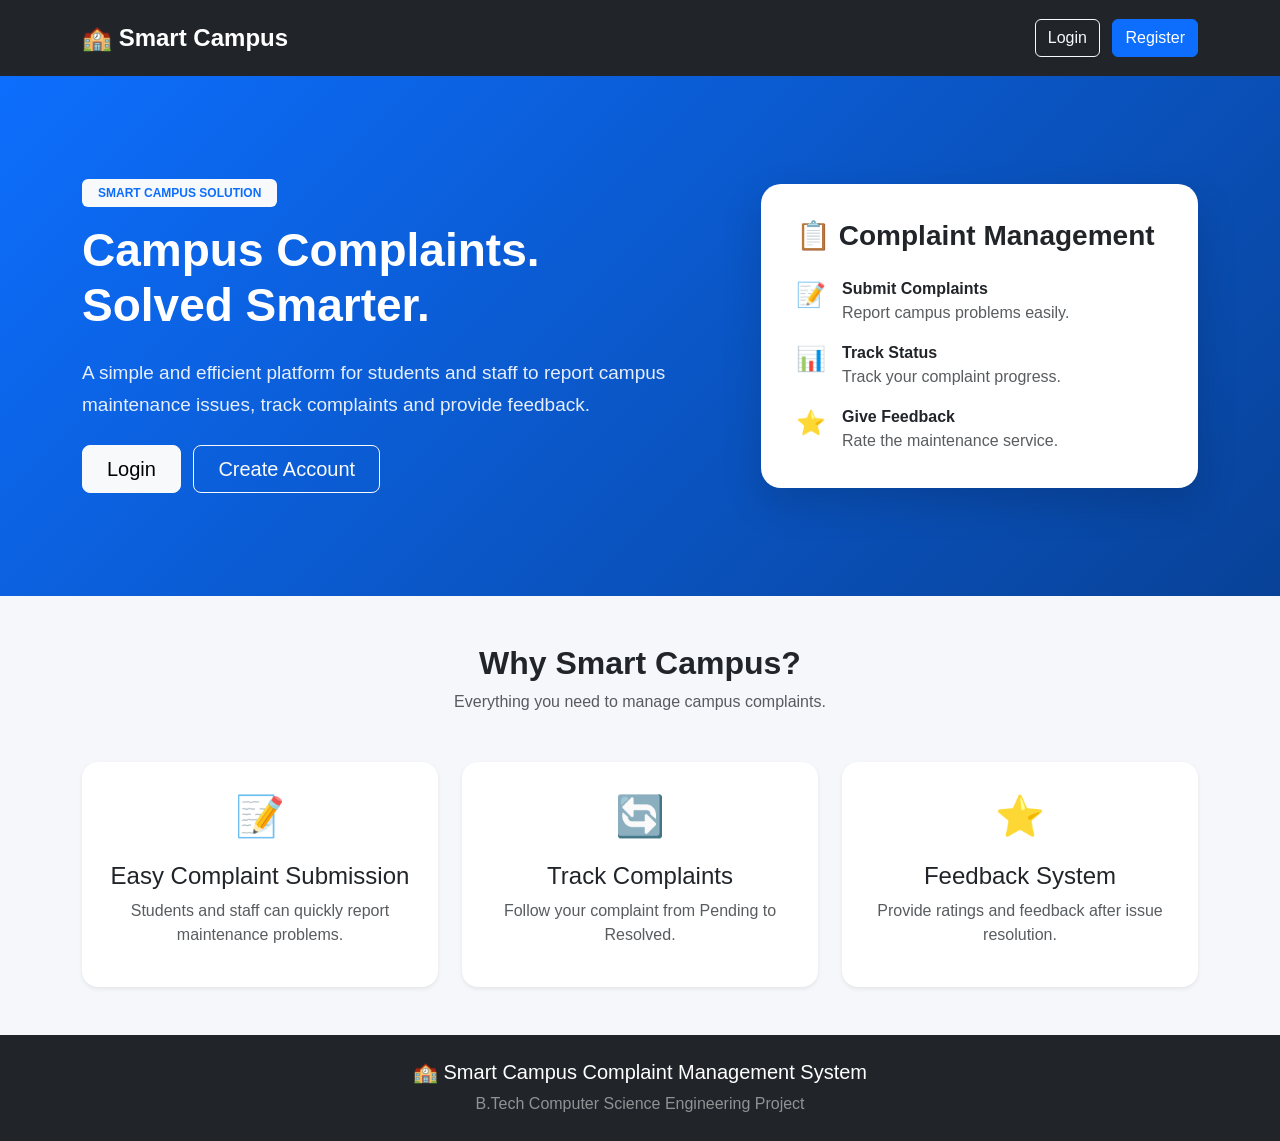
<file: src/main/resources/static/index.html>
<!DOCTYPE html>
<html lang="en">

<head>

    <meta charset="UTF-8">

    <meta name="viewport"
          content="width=device-width, initial-scale=1.0">

    <title>Smart Campus | Complaint Management</title>

    <link
        href="https://cdn.jsdelivr.net/npm/bootstrap@5.3.3/dist/css/bootstrap.min.css"
        rel="stylesheet">

    <style>

        body {
            font-family: Arial, sans-serif;
            background: #f5f7fb;
        }

        .navbar {
            padding: 15px 0;
        }

        .hero {
            min-height: 520px;
            display: flex;
            align-items: center;
            background:
                linear-gradient(
                    135deg,
                    #0d6efd,
                    #084298
                );
            color: white;
        }

        .hero-title {
            font-size: 46px;
            font-weight: 700;
        }

        .hero-text {
            font-size: 19px;
            opacity: 0.9;
            line-height: 1.7;
        }

        .hero-card {
            background: white;
            color: #212529;
            border-radius: 20px;
            padding: 35px;
            box-shadow: 0 15px 40px rgba(0,0,0,0.15);
        }

        .feature-card {
            border: none;
            border-radius: 16px;
            transition: 0.3s;
            height: 100%;
        }

        .feature-card:hover {
            transform: translateY(-7px);
            box-shadow: 0 10px 30px rgba(0,0,0,0.12);
        }

        .feature-icon {
            font-size: 40px;
        }

        .section-title {
            font-weight: 700;
        }

        footer {
            background: #212529;
            color: white;
            padding: 25px 0;
        }

    </style>

</head>


<body>


<!-- NAVBAR -->

<nav class="navbar navbar-expand-lg navbar-dark bg-dark">

    <div class="container">

        <a
            class="navbar-brand fw-bold fs-4"
            href="/">

            🏫 Smart Campus

        </a>


        <div>

            <a
                href="/login.html"
                class="btn btn-outline-light me-2">

                Login

            </a>


            <a
                href="/register.html"
                class="btn btn-primary">

                Register

            </a>

        </div>

    </div>

</nav>



<!-- HERO -->

<section class="hero">

    <div class="container">

        <div class="row align-items-center g-5">


            <!-- LEFT -->

            <div class="col-lg-7">

                <span class="badge bg-light text-primary px-3 py-2 mb-3">

                    SMART CAMPUS SOLUTION

                </span>


                <h1 class="hero-title">

                    Campus Complaints.
                    <br>

                    Solved Smarter.

                </h1>


                <p class="hero-text mt-4">

                    A simple and efficient platform for students
                    and staff to report campus maintenance issues,
                    track complaints and provide feedback.

                </p>


                <div class="mt-4">

                    <a
                        href="/login.html"
                        class="btn btn-light btn-lg px-4 me-2">

                        Login

                    </a>


                    <a
                        href="/register.html"
                        class="btn btn-outline-light btn-lg px-4">

                        Create Account

                    </a>

                </div>

            </div>



            <!-- RIGHT -->

            <div class="col-lg-5">

                <div class="hero-card">

                    <h3 class="fw-bold mb-4">

                        📋 Complaint Management

                    </h3>


                    <div class="d-flex mb-3">

                        <div class="me-3 fs-4">
                            📝
                        </div>

                        <div>

                            <strong>
                                Submit Complaints
                            </strong>

                            <p class="text-muted mb-0">
                                Report campus problems easily.
                            </p>

                        </div>

                    </div>


                    <div class="d-flex mb-3">

                        <div class="me-3 fs-4">
                            📊
                        </div>

                        <div>

                            <strong>
                                Track Status
                            </strong>

                            <p class="text-muted mb-0">
                                Track your complaint progress.
                            </p>

                        </div>

                    </div>


                    <div class="d-flex">

                        <div class="me-3 fs-4">
                            ⭐
                        </div>

                        <div>

                            <strong>
                                Give Feedback
                            </strong>

                            <p class="text-muted mb-0">
                                Rate the maintenance service.
                            </p>

                        </div>

                    </div>

                </div>

            </div>


        </div>

    </div>

</section>



<!-- FEATURES -->

<section class="py-5">

    <div class="container">


        <div class="text-center mb-5">

            <h2 class="section-title">
                Why Smart Campus?
            </h2>

            <p class="text-muted">
                Everything you need to manage campus complaints.
            </p>

        </div>


        <div class="row g-4">


            <div class="col-md-4">

                <div class="card feature-card shadow-sm">

                    <div class="card-body p-4 text-center">

                        <div class="feature-icon mb-3">
                            📝
                        </div>

                        <h4>
                            Easy Complaint Submission
                        </h4>

                        <p class="text-muted">

                            Students and staff can quickly
                            report maintenance problems.

                        </p>

                    </div>

                </div>

            </div>



            <div class="col-md-4">

                <div class="card feature-card shadow-sm">

                    <div class="card-body p-4 text-center">

                        <div class="feature-icon mb-3">
                            🔄
                        </div>

                        <h4>
                            Track Complaints
                        </h4>

                        <p class="text-muted">

                            Follow your complaint from
                            Pending to Resolved.

                        </p>

                    </div>

                </div>

            </div>



            <div class="col-md-4">

                <div class="card feature-card shadow-sm">

                    <div class="card-body p-4 text-center">

                        <div class="feature-icon mb-3">
                            ⭐
                        </div>

                        <h4>
                            Feedback System
                        </h4>

                        <p class="text-muted">

                            Provide ratings and feedback
                            after issue resolution.

                        </p>

                    </div>

                </div>

            </div>


        </div>

    </div>

</section>



<!-- FOOTER -->

<footer>

    <div class="container text-center">

        <h5>
            🏫 Smart Campus Complaint Management System
        </h5>

        <p class="mb-0 text-white-50">

            B.Tech Computer Science Engineering Project

        </p>

    </div>

</footer>


</body>

</html>
</file>
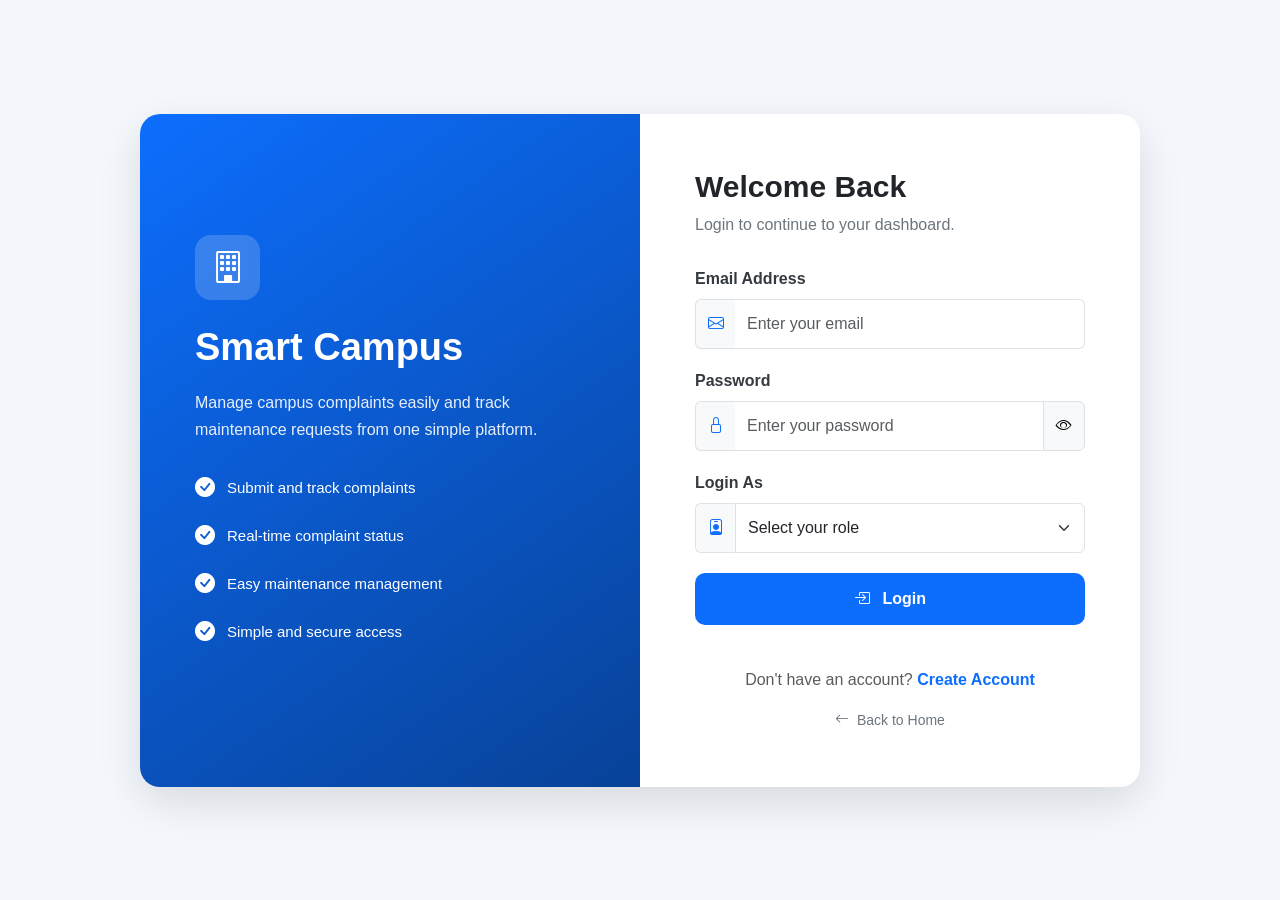
<file: src/main/resources/static/feedback.html>
<!DOCTYPE html>
<html lang="en">

<head>

    <meta charset="UTF-8">

    <meta name="viewport"
          content="width=device-width, initial-scale=1.0">

    <title>Feedback - Smart Campus</title>

    <link
        href="https://cdn.jsdelivr.net/npm/bootstrap@5.3.3/dist/css/bootstrap.min.css"
        rel="stylesheet">

</head>


<body class="bg-light">


<!-- Navbar -->

<nav class="navbar navbar-dark bg-dark">

    <div class="container">

        <span class="navbar-brand">
            Smart Campus
        </span>

        <a href="student-dashboard.html"
           class="btn btn-light">

            Dashboard

        </a>

    </div>

</nav>



<!-- Feedback Form -->

<div class="container mt-5">

    <div class="row justify-content-center">

        <div class="col-md-6">

            <div class="card shadow">

                <div class="card-header bg-primary text-white text-center">

                    <h3>
                        Complaint Feedback
                    </h3>

                </div>


                <div class="card-body">

                    <form id="feedbackForm">


                        <!-- Complaint ID -->

                        <div class="mb-3">

                            <label class="form-label">
                                Complaint ID
                            </label>

                            <input
                                type="number"
                                id="complaintId"
                                class="form-control"
                                placeholder="Enter Complaint ID"
                                required>

                        </div>



                        <!-- Rating -->

                        <div class="mb-3">

                            <label class="form-label">
                                Rating
                            </label>

                            <select
                                id="rating"
                                class="form-select"
                                required>

                                <option value="">
                                    -- Select Rating --
                                </option>

                                <option value="5">
                                    ⭐⭐⭐⭐⭐ 5 - Excellent
                                </option>

                                <option value="4">
                                    ⭐⭐⭐⭐ 4 - Good
                                </option>

                                <option value="3">
                                    ⭐⭐⭐ 3 - Average
                                </option>

                                <option value="2">
                                    ⭐⭐ 2 - Poor
                                </option>

                                <option value="1">
                                    ⭐ 1 - Very Poor
                                </option>

                            </select>

                        </div>



                        <!-- Comment -->

                        <div class="mb-3">

                            <label class="form-label">
                                Your Feedback
                            </label>

                            <textarea
                                id="comment"
                                class="form-control"
                                rows="4"
                                placeholder="Write your feedback..."
                                required>
                            </textarea>

                        </div>



                        <!-- Submit -->

                        <button
                            type="submit"
                            class="btn btn-primary w-100">

                            Submit Feedback

                        </button>

                    </form>


                    <!-- Message -->

                    <div
                        id="message"
                        class="mt-3 text-center">
                    </div>


                </div>

            </div>

        </div>

    </div>

</div>



<script>


// Get logged-in user ID

const userId =
    localStorage.getItem("userId");


// Check login

if (!userId) {

    alert(
        "Please login first."
    );

    window.location.href =
        "login.html";

}



// Submit feedback

document
    .getElementById("feedbackForm")
    .addEventListener(
        "submit",
        function(event) {

            event.preventDefault();


            const feedback = {

                complaintId:
                    Number(
                        document.getElementById(
                            "complaintId"
                        ).value
                    ),

                userId:
                    Number(userId),

                rating:
                    Number(
                        document.getElementById(
                            "rating"
                        ).value
                    ),

                comment:
                    document.getElementById(
                        "comment"
                    ).value

            };


            fetch(
                "/api/feedback",
                {

                    method: "POST",

                    headers: {
                        "Content-Type":
                            "application/json"
                    },

                    body:
                        JSON.stringify(
                            feedback
                        )

                }
            )

            .then(response => {

                if (!response.ok) {

                    throw new Error(
                        "Failed to submit feedback"
                    );

                }

                return response.json();

            })

            .then(data => {

                document.getElementById(
                    "message"
                ).innerHTML = `

                    <div
                        class="alert alert-success">

                        Feedback submitted
                        successfully! ⭐

                    </div>

                `;


                document
                    .getElementById(
                        "feedbackForm"
                    )
                    .reset();

            })

            .catch(error => {

                console.error(error);

                document.getElementById(
                    "message"
                ).innerHTML = `

                    <div
                        class="alert alert-danger">

                        Failed to submit feedback.

                    </div>

                `;

            });

        }
    );


</script>


</body>
</html>
</file>
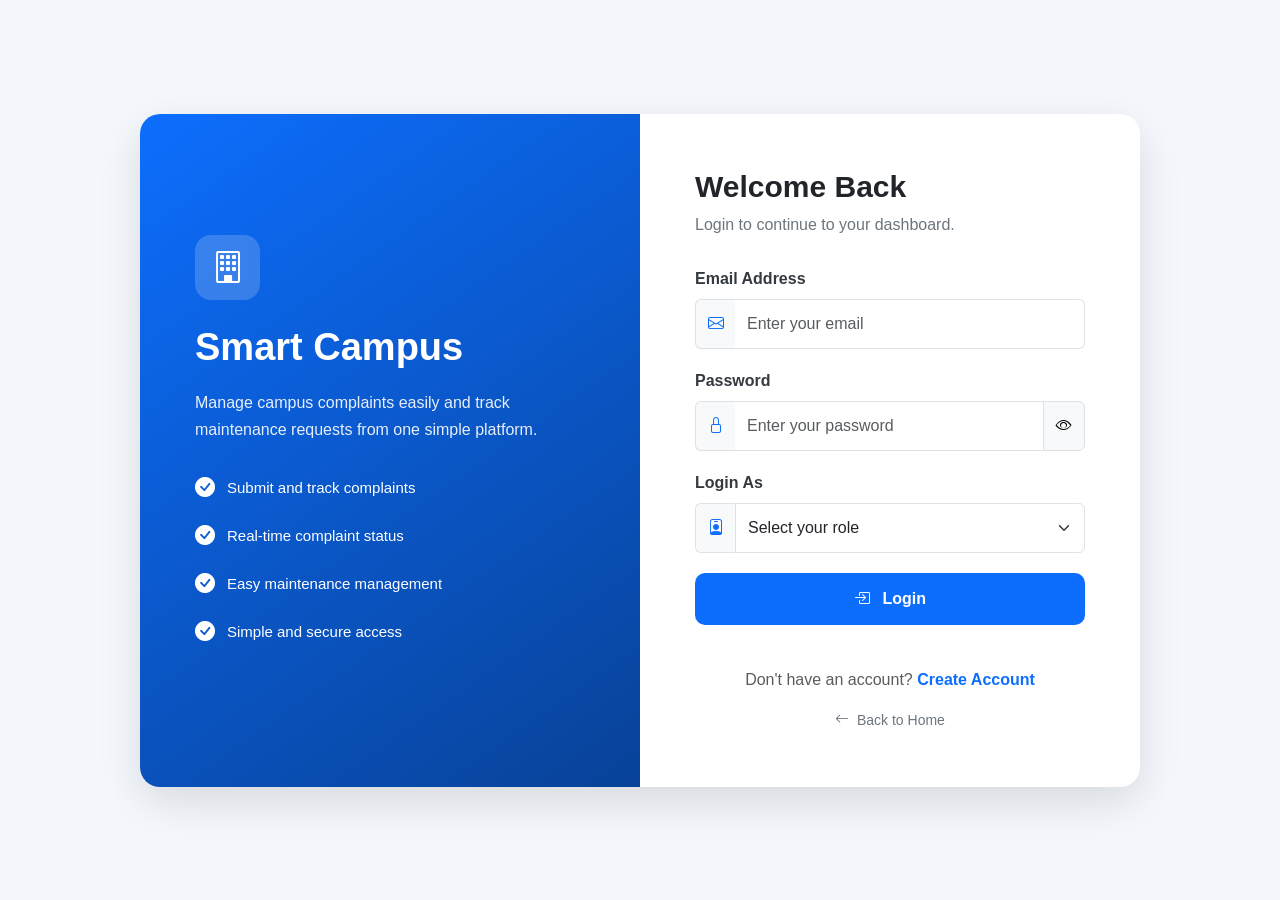
<file: src/main/resources/static/login.html>
<!DOCTYPE html>
<html lang="en">

<head>

    <meta charset="UTF-8">

    <meta name="viewport"
          content="width=device-width, initial-scale=1.0">

    <title>Login - Smart Campus</title>

    <!-- Bootstrap -->
    <link
        href="https://cdn.jsdelivr.net/npm/bootstrap@5.3.3/dist/css/bootstrap.min.css"
        rel="stylesheet">

    <!-- Bootstrap Icons -->
    <link
        rel="stylesheet"
        href="https://cdn.jsdelivr.net/npm/bootstrap-icons@1.11.3/font/bootstrap-icons.min.css">

    <style>

        * {
            box-sizing: border-box;
        }

        body {
            margin: 0;
            min-height: 100vh;
            font-family: Arial, sans-serif;
            background: #f4f7fb;
        }

        /* Main Layout */

        .login-container {
            min-height: 100vh;
            display: flex;
            align-items: center;
            justify-content: center;
            padding: 25px;
        }

        .login-wrapper {
            width: 100%;
            max-width: 1000px;
            min-height: 600px;
            background: white;
            border-radius: 20px;
            overflow: hidden;
            box-shadow: 0 15px 45px rgba(0, 0, 0, 0.12);
            display: flex;
        }

        /* Left Section */

        .login-info {
            width: 50%;
            padding: 55px;
            background: linear-gradient(
                145deg,
                #0d6efd,
                #084298
            );
            color: white;
            display: flex;
            flex-direction: column;
            justify-content: center;
        }

        .brand-icon {
            width: 65px;
            height: 65px;
            background: rgba(255, 255, 255, 0.18);
            border-radius: 16px;
            display: flex;
            align-items: center;
            justify-content: center;
            font-size: 32px;
            margin-bottom: 25px;
        }

        .login-info h1 {
            font-size: 38px;
            font-weight: 700;
            margin-bottom: 18px;
        }

        .login-info p {
            font-size: 16px;
            line-height: 1.7;
            opacity: 0.9;
            margin-bottom: 30px;
        }

        .feature {
            display: flex;
            align-items: center;
            gap: 12px;
            margin-bottom: 18px;
            font-size: 15px;
        }

        .feature i {
            font-size: 20px;
        }

        /* Right Section */

        .login-form-section {
            width: 50%;
            padding: 55px;
            display: flex;
            flex-direction: column;
            justify-content: center;
        }

        .login-title {
            font-size: 30px;
            font-weight: 700;
            color: #212529;
            margin-bottom: 8px;
        }

        .login-subtitle {
            color: #6c757d;
            margin-bottom: 30px;
        }

        .form-label {
            font-weight: 600;
            color: #343a40;
            margin-bottom: 8px;
        }

        .input-group {
            margin-bottom: 20px;
        }

        .input-group-text {
            background: #f8f9fa;
            border-right: none;
            color: #0d6efd;
        }

        .form-control,
        .form-select {
            height: 50px;
            border-color: #dee2e6;
        }

        .input-group .form-control {
            border-left: none;
        }

        .form-control:focus,
        .form-select:focus {
            box-shadow: 0 0 0 3px rgba(13, 110, 253, 0.12);
            border-color: #0d6efd;
        }

        .login-btn {
            height: 52px;
            border: none;
            border-radius: 10px;
            font-size: 16px;
            font-weight: 600;
            background: #0d6efd;
            transition: 0.2s;
        }

        .login-btn:hover {
            background: #0b5ed7;
            transform: translateY(-1px);
        }

        .login-btn:disabled {
            opacity: 0.7;
            transform: none;
        }

        .bottom-links {
            text-align: center;
            margin-top: 25px;
        }

        .bottom-links a {
            text-decoration: none;
            font-weight: 600;
        }

        .home-link {
            display: inline-block;
            margin-top: 18px;
            color: #6c757d;
            text-decoration: none;
            font-size: 14px;
        }

        .home-link:hover {
            color: #0d6efd;
        }

        /* Message */

        #message {
            margin-top: 18px;
        }

        /* Mobile */

        @media (max-width: 768px) {

            .login-container {
                padding: 15px;
            }

            .login-wrapper {
                flex-direction: column;
                max-width: 500px;
            }

            .login-info {
                width: 100%;
                padding: 35px;
            }

            .login-info h1 {
                font-size: 30px;
            }

            .login-info p {
                margin-bottom: 20px;
            }

            .feature {
                margin-bottom: 10px;
            }

            .login-form-section {
                width: 100%;
                padding: 35px;
            }

        }

    </style>

</head>


<body>


<div class="login-container">

    <div class="login-wrapper">


        <!-- ================= LEFT SECTION ================= -->

        <div class="login-info">

            <div class="brand-icon">
                <i class="bi bi-building"></i>
            </div>

            <h1>
                Smart Campus
            </h1>

            <p>
                Manage campus complaints easily and
                track maintenance requests from one
                simple platform.
            </p>


            <div class="feature">

                <i class="bi bi-check-circle-fill"></i>

                <span>
                    Submit and track complaints
                </span>

            </div>


            <div class="feature">

                <i class="bi bi-check-circle-fill"></i>

                <span>
                    Real-time complaint status
                </span>

            </div>


            <div class="feature">

                <i class="bi bi-check-circle-fill"></i>

                <span>
                    Easy maintenance management
                </span>

            </div>


            <div class="feature">

                <i class="bi bi-check-circle-fill"></i>

                <span>
                    Simple and secure access
                </span>

            </div>

        </div>


        <!-- ================= RIGHT SECTION ================= -->

        <div class="login-form-section">


            <h2 class="login-title">
                Welcome Back
            </h2>

            <p class="login-subtitle">
                Login to continue to your dashboard.
            </p>


            <!-- Login Form -->

            <form id="loginForm">


                <!-- Email -->

                <label class="form-label">
                    Email Address
                </label>

                <div class="input-group">

                    <span class="input-group-text">
                        <i class="bi bi-envelope"></i>
                    </span>

                    <input
                        type="email"
                        id="email"
                        class="form-control"
                        placeholder="Enter your email"
                        required>

                </div>


                <!-- Password -->

                <label class="form-label">
                    Password
                </label>

                <div class="input-group">

                    <span class="input-group-text">
                        <i class="bi bi-lock"></i>
                    </span>

                    <input
                        type="password"
                        id="password"
                        class="form-control"
                        placeholder="Enter your password"
                        required>

                    <button
                        type="button"
                        class="btn btn-light border"
                        id="togglePassword">

                        <i class="bi bi-eye"
                           id="eyeIcon"></i>

                    </button>

                </div>


                <!-- Role -->

                <label class="form-label">
                    Login As
                </label>

                <div class="input-group">

                    <span class="input-group-text">
                        <i class="bi bi-person-badge"></i>
                    </span>

                    <select
                        id="role"
                        class="form-select"
                        required>

                        <option value="">
                            Select your role
                        </option>

                        <option value="STUDENT">
                            Student
                        </option>

                        <option value="STAFF">
                            Maintenance Staff
                        </option>

                        <option value="ADMIN">
                            Administrator
                        </option>

                    </select>

                </div>


                <!-- Login Button -->

                <button
                    type="submit"
                    id="loginButton"
                    class="btn btn-primary login-btn w-100">

                    <i class="bi bi-box-arrow-in-right me-2"></i>

                    Login

                </button>


            </form>


            <!-- Message -->

            <div id="message"></div>


            <!-- Register -->

            <div class="bottom-links">

                <span class="text-muted">
                    Don't have an account?
                </span>

                <a href="/register.html">
                    Create Account
                </a>

            </div>


            <!-- Home -->

            <div class="text-center">

                <a
                    href="/"
                    class="home-link">

                    <i class="bi bi-arrow-left me-1"></i>

                    Back to Home

                </a>

            </div>


        </div>

    </div>

</div>



<script>


// ===============================
// PASSWORD SHOW / HIDE
// ===============================

const passwordInput =
    document.getElementById("password");

const togglePassword =
    document.getElementById("togglePassword");

const eyeIcon =
    document.getElementById("eyeIcon");


togglePassword.addEventListener(
    "click",
    function () {

        if (passwordInput.type === "password") {

            passwordInput.type = "text";

            eyeIcon.classList.remove(
                "bi-eye"
            );

            eyeIcon.classList.add(
                "bi-eye-slash"
            );

        }

        else {

            passwordInput.type = "password";

            eyeIcon.classList.remove(
                "bi-eye-slash"
            );

            eyeIcon.classList.add(
                "bi-eye"
            );

        }

    }
);



// ===============================
// LOGIN
// ===============================

document
    .getElementById("loginForm")
    .addEventListener(
        "submit",
        function (event) {

            event.preventDefault();


            const email =
                document
                    .getElementById("email")
                    .value
                    .trim();


            const password =
                document
                    .getElementById("password")
                    .value;


            const role =
                document
                    .getElementById("role")
                    .value;


            const loginButton =
                document.getElementById(
                    "loginButton"
                );


            const message =
                document.getElementById(
                    "message"
                );


            // Clear old message

            message.innerHTML = "";


            // Loading state

            loginButton.disabled = true;

            loginButton.innerHTML = `

                <span
                    class="spinner-border spinner-border-sm me-2">
                </span>

                Logging in...

            `;


            // API request

            fetch(
                "/api/users/login",
                {

                    method: "POST",

                    headers: {

                        "Content-Type":
                            "application/json"

                    },

                    body: JSON.stringify({

                        email: email,

                        password: password,

                        role: role

                    })

                }
            )

            .then(response => {

                if (!response.ok) {

                    throw new Error(
                        "Login failed"
                    );

                }

                return response.json();

            })


            .then(user => {


                // Save user information

                localStorage.setItem(
                    "userId",
                    user.id
                );


                localStorage.setItem(
                    "userName",
                    user.name
                );


                localStorage.setItem(
                    "userEmail",
                    user.email
                );


                localStorage.setItem(
                    "userRole",
                    user.role
                );


                // Success message

                message.innerHTML = `

                    <div
                        class="alert alert-success">

                        <i
                            class="bi bi-check-circle-fill me-2">
                        </i>

                        Login successful!
                        Redirecting...

                    </div>

                `;


                // Redirect based on role

                setTimeout(
                    function () {

                        if (
                            user.role ===
                            "STUDENT"
                        ) {

                            window.location.href =
                                "/student-dashboard.html";

                        }

                        else if (
                            user.role ===
                            "STAFF"
                        ) {

                            window.location.href =
                                "/staff-dashboard.html";

                        }

                        else if (
                            user.role ===
                            "ADMIN"
                        ) {

                            window.location.href =
                                "/admin-dashboard.html";

                        }

                    },
                    700
                );

            })


            .catch(error => {

                console.error(error);


                message.innerHTML = `

                    <div
                        class="alert alert-danger">

                        <i
                            class="bi bi-exclamation-circle-fill me-2">
                        </i>

                        Invalid email, password,
                        or role.

                    </div>

                `;


                // Restore button

                loginButton.disabled = false;

                loginButton.innerHTML = `

                    <i
                        class="bi bi-box-arrow-in-right me-2">
                    </i>

                    Login

                `;

            });

        }
    );


</script>


</body>

</html>
</file>
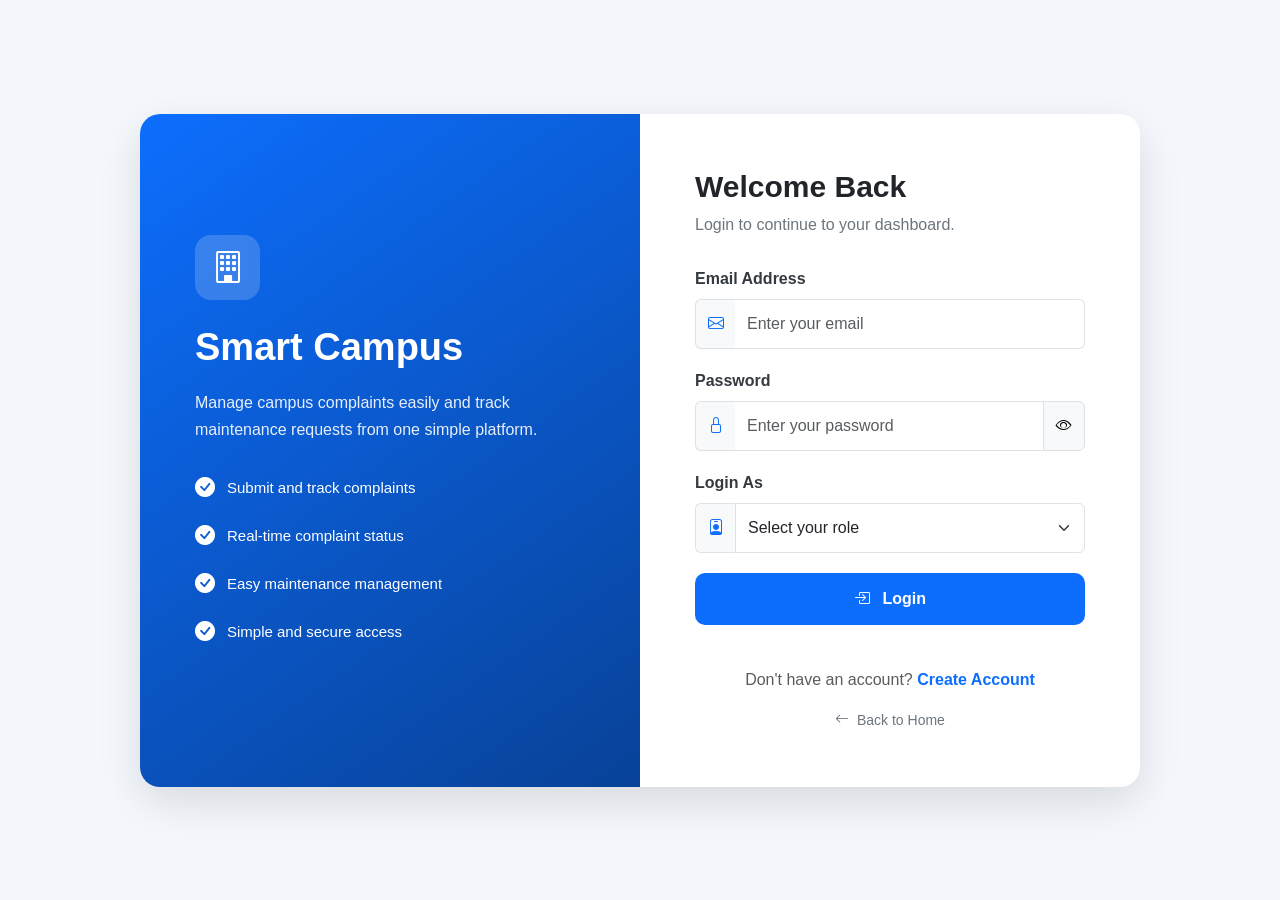
<file: src/main/resources/static/my-complaints.html>
<!DOCTYPE html>
<html lang="en">

<head>

    <meta charset="UTF-8">

    <meta name="viewport"
          content="width=device-width, initial-scale=1.0">

    <title>My Complaints - Smart Campus</title>

    <!-- Bootstrap -->
    <link
        href="https://cdn.jsdelivr.net/npm/bootstrap@5.3.3/dist/css/bootstrap.min.css"
        rel="stylesheet">

    <!-- Bootstrap Icons -->
    <link
        rel="stylesheet"
        href="https://cdn.jsdelivr.net/npm/bootstrap-icons@1.11.3/font/bootstrap-icons.min.css">

    <style>

        body {
            background: #f4f7fb;
            font-family: Arial, sans-serif;
        }

        .navbar {
            box-shadow: 0 2px 10px rgba(0,0,0,0.08);
        }

        .page-header {
            background: linear-gradient(
                135deg,
                #0d6efd,
                #084298
            );
            color: white;
            padding: 45px 20px;
            border-radius: 0 0 25px 25px;
        }

        .page-header h1 {
            font-weight: 700;
        }

        .complaint-card {
            border: none;
            border-radius: 16px;
            box-shadow: 0 5px 20px rgba(0,0,0,0.08);
            transition: 0.2s;
            height: 100%;
        }

        .complaint-card:hover {
            transform: translateY(-3px);
            box-shadow: 0 8px 25px rgba(0,0,0,0.12);
        }

        .complaint-id {
            font-weight: 700;
            color: #0d6efd;
        }

        .info-label {
            font-size: 13px;
            color: #6c757d;
            font-weight: 600;
        }

        .info-value {
            font-size: 15px;
            color: #212529;
        }

        .status-badge {
            padding: 7px 12px;
            border-radius: 20px;
            font-size: 12px;
            font-weight: 700;
        }

        .status-PENDING {
            background: #fff3cd;
            color: #856404;
        }

        .status-ASSIGNED {
            background: #cff4fc;
            color: #055160;
        }

        .status-IN_PROGRESS {
            background: #cfe2ff;
            color: #084298;
        }

        .status-RESOLVED {
            background: #d1e7dd;
            color: #0f5132;
        }

        .empty-box {
            background: white;
            border-radius: 18px;
            padding: 60px 20px;
            text-align: center;
            box-shadow: 0 5px 20px rgba(0,0,0,0.06);
        }

        .empty-box i {
            font-size: 55px;
            color: #adb5bd;
        }

        .loading-box {
            text-align: center;
            padding: 60px;
        }

        .filter-box {
            background: white;
            padding: 20px;
            border-radius: 15px;
            box-shadow: 0 4px 15px rgba(0,0,0,0.06);
        }

        footer {
            margin-top: 60px;
            padding: 25px;
            background: #212529;
            color: #adb5bd;
            text-align: center;
        }

    </style>

</head>


<body>


<!-- ================= NAVBAR ================= -->

<nav class="navbar navbar-dark bg-dark">

    <div class="container">

        <a
            href="student-dashboard.html"
            class="navbar-brand fw-bold">

            <i class="bi bi-building me-2"></i>

            Smart Campus

        </a>


        <div>

            <a
                href="student-dashboard.html"
                class="btn btn-outline-light btn-sm me-2">

                <i class="bi bi-house"></i>

                Dashboard

            </a>


            <button
                class="btn btn-danger btn-sm"
                onclick="logout()">

                <i class="bi bi-box-arrow-right"></i>

                Logout

            </button>

        </div>

    </div>

</nav>



<!-- ================= HEADER ================= -->

<div class="page-header">

    <div class="container">

        <h1>

            <i class="bi bi-list-check me-2"></i>

            My Complaints

        </h1>

        <p class="mb-0">

            View and track all the complaints you have submitted.

        </p>

    </div>

</div>



<!-- ================= MAIN ================= -->

<div class="container mt-4">


    <!-- FILTER -->

    <div class="filter-box mb-4">

        <div class="row g-3">


            <div class="col-md-8">

                <label class="form-label fw-semibold">

                    Search Complaint

                </label>

                <input
                    type="text"
                    id="searchInput"
                    class="form-control"
                    placeholder="Search by complaint ID, category or location...">

            </div>


            <div class="col-md-4">

                <label class="form-label fw-semibold">

                    Filter by Status

                </label>

                <select
                    id="statusFilter"
                    class="form-select">

                    <option value="ALL">
                        All Status
                    </option>

                    <option value="PENDING">
                        Pending
                    </option>

                    <option value="ASSIGNED">
                        Assigned
                    </option>

                    <option value="IN_PROGRESS">
                        In Progress
                    </option>

                    <option value="RESOLVED">
                        Resolved
                    </option>

                </select>

            </div>

        </div>

    </div>



    <!-- LOADING -->

    <div
        id="loading"
        class="loading-box">

        <div
            class="spinner-border text-primary">

        </div>

        <p class="mt-3 text-muted">

            Loading your complaints...

        </p>

    </div>



    <!-- COMPLAINTS -->

    <div
        id="complaintsContainer"
        class="row g-4">

    </div>



    <!-- EMPTY -->

    <div
        id="emptyBox"
        class="empty-box d-none">

        <i class="bi bi-inbox"></i>

        <h4 class="mt-3">

            No complaints found

        </h4>

        <p class="text-muted">

            You have not submitted any complaints yet.

        </p>

        <a
            href="submit-complaint.html"
            class="btn btn-primary">

            <i class="bi bi-plus-circle me-1"></i>

            Submit Complaint

        </a>

    </div>


</div>



<!-- ================= FOOTER ================= -->

<footer>

    Smart Campus Complaint and Maintenance Management System

</footer>



<script>


// ==========================================
// CHECK LOGIN
// ==========================================

const userId =
    localStorage.getItem("userId");

const userRole =
    localStorage.getItem("userRole");


if (!userId) {

    alert("Please login first.");

    window.location.href =
        "login.html";

}


// ==========================================
// VARIABLES
// ==========================================

let allComplaints = [];


// ==========================================
// LOAD ALL COMPLAINTS
// ==========================================

function loadComplaints() {

    fetch("/api/complaints")

        .then(response => {

            if (!response.ok) {

                throw new Error(
                    "Failed to load complaints"
                );

            }

            return response.json();

        })

        .then(data => {


            /*
             IMPORTANT:

             Backend returns ALL complaints.

             We filter them using userId.

             Number() is used on both sides
             so string/number mismatch does
             not cause missing complaints.
            */

            allComplaints =
                data.filter(
                    complaint =>
                        Number(complaint.userId)
                        === Number(userId)
                );


            document
                .getElementById("loading")
                .classList.add("d-none");


            displayComplaints(
                allComplaints
            );

        })

        .catch(error => {

            console.error(error);


            document
                .getElementById("loading")
                .classList.add("d-none");


            document
                .getElementById(
                    "complaintsContainer"
                )
                .innerHTML = `

                    <div class="col-12">

                        <div class="alert alert-danger">

                            <i class="bi bi-exclamation-circle me-2"></i>

                            Unable to load complaints.
                            Please try again.

                        </div>

                    </div>

                `;

        });

}



// ==========================================
// DISPLAY COMPLAINTS
// ==========================================

function displayComplaints(
    complaints
) {

    const container =
        document.getElementById(
            "complaintsContainer"
        );


    const emptyBox =
        document.getElementById(
            "emptyBox"
        );


    container.innerHTML = "";


    // No complaints

    if (complaints.length === 0) {

        emptyBox.classList.remove(
            "d-none"
        );

        return;

    }


    emptyBox.classList.add(
        "d-none"
    );


    /*
     IMPORTANT:

     forEach displays EVERY complaint.

     Each complaint gets its OWN status.
    */

    complaints.forEach(
        complaint => {


            const status =
                complaint.status ||
                "PENDING";


            const formattedStatus =
                status.replace(
                    "_",
                    " "
                );


            const card = `

                <div class="col-md-6 col-lg-4">

                    <div class="card complaint-card">

                        <div class="card-body">


                            <div class="d-flex
                                        justify-content-between
                                        align-items-center
                                        mb-3">

                                <span class="complaint-id">

                                    Complaint #${complaint.id}

                                </span>


                                <span
                                    class="status-badge
                                           status-${status}">

                                    ${formattedStatus}

                                </span>

                            </div>


                            <hr>


                            <div class="mb-3">

                                <div class="info-label">

                                    Category

                                </div>

                                <div class="info-value">

                                    <i class="bi bi-tag me-1"></i>

                                    ${escapeHtml(
                                        complaint.category ||
                                        "Not specified"
                                    )}

                                </div>

                            </div>


                            <div class="mb-3">

                                <div class="info-label">

                                    Location

                                </div>

                                <div class="info-value">

                                    <i class="bi bi-geo-alt me-1"></i>

                                    ${escapeHtml(
                                        complaint.location ||
                                        "Not specified"
                                    )}

                                </div>

                            </div>


                            <div class="mb-3">

                                <div class="info-label">

                                    Description

                                </div>

                                <div class="info-value">

                                    ${escapeHtml(
                                        complaint.description ||
                                        "No description"
                                    )}

                                </div>

                            </div>


                            <div class="mb-3">

                                <div class="info-label">

                                    Assigned Staff

                                </div>

                                <div class="info-value">

                                    <i class="bi bi-person me-1"></i>

                                    ${escapeHtml(
                                        complaint.assignedStaff ||
                                        "Not assigned"
                                    )}

                                </div>

                            </div>


                            <div>

                                <div class="info-label">

                                    Resolution Remarks

                                </div>

                                <div class="info-value">

                                    ${escapeHtml(
                                        complaint.resolutionRemarks ||
                                        "No remarks yet"
                                    )}

                                </div>

                            </div>


                        </div>

                    </div>

                </div>

            `;


            container.innerHTML += card;

        }
    );

}



// ==========================================
// SEARCH + STATUS FILTER
// ==========================================

function applyFilters() {


    const search =
        document
            .getElementById(
                "searchInput"
            )
            .value
            .toLowerCase()
            .trim();


    const status =
        document
            .getElementById(
                "statusFilter"
            )
            .value;


    const filtered =
        allComplaints.filter(
            complaint => {


                const matchesSearch =

                    String(
                        complaint.id
                    )
                    .includes(search)

                    ||

                    String(
                        complaint.category || ""
                    )
                    .toLowerCase()
                    .includes(search)

                    ||

                    String(
                        complaint.location || ""
                    )
                    .toLowerCase()
                    .includes(search);


                const matchesStatus =

                    status === "ALL"

                    ||

                    complaint.status === status;


                return (
                    matchesSearch &&
                    matchesStatus
                );

            }
        );


    displayComplaints(
        filtered
    );

}



// ==========================================
// SEARCH EVENTS
// ==========================================

document
    .getElementById(
        "searchInput"
    )
    .addEventListener(
        "input",
        applyFilters
    );


document
    .getElementById(
        "statusFilter"
    )
    .addEventListener(
        "change",
        applyFilters
    );



// ==========================================
// SAFE HTML
// ==========================================

function escapeHtml(value) {

    return String(value)
        .replace(/&/g, "&amp;")
        .replace(/</g, "&lt;")
        .replace(/>/g, "&gt;")
        .replace(/"/g, "&quot;")
        .replace(/'/g, "&#039;");

}



// ==========================================
// LOGOUT
// ==========================================

function logout() {

    localStorage.clear();

    window.location.href =
        "login.html";

}



// ==========================================
// START
// ==========================================

loadComplaints();


</script>


</body>

</html>
</file>
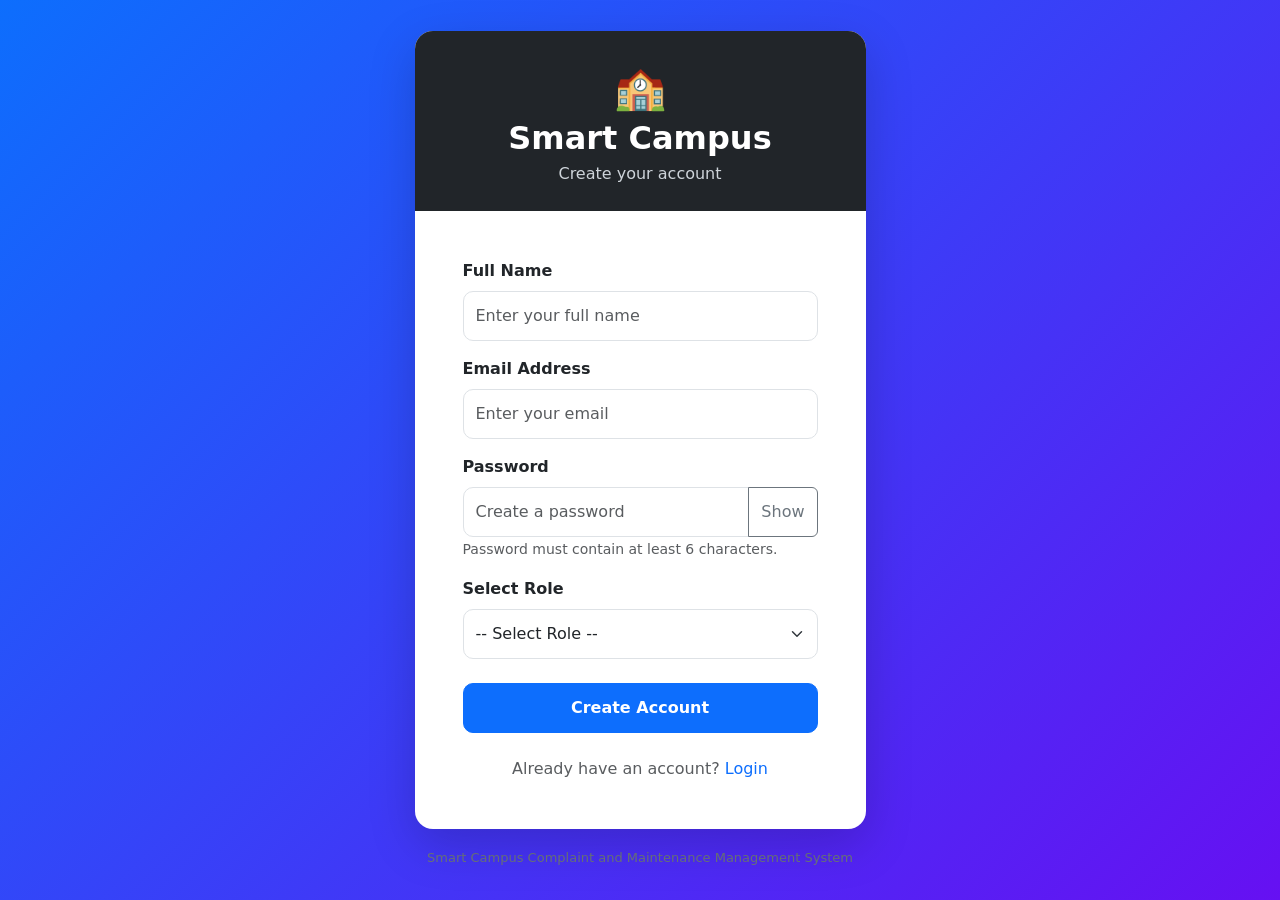
<file: src/main/resources/static/register.html>
<!DOCTYPE html>
<html lang="en">

<head>

    <meta charset="UTF-8">

    <meta name="viewport"
          content="width=device-width, initial-scale=1.0">

    <title>Register - Smart Campus</title>

    <link
        href="https://cdn.jsdelivr.net/npm/bootstrap@5.3.3/dist/css/bootstrap.min.css"
        rel="stylesheet">

    <style>

        body {
            min-height: 100vh;
            background: linear-gradient(
                135deg,
                #0d6efd,
                #6610f2
            );
        }

        .register-container {
            min-height: 100vh;
            display: flex;
            align-items: center;
            justify-content: center;
        }

        .register-card {
            width: 100%;
            max-width: 480px;
            border: none;
            border-radius: 18px;
            overflow: hidden;
        }

        .register-header {
            background: #212529;
            color: white;
            padding: 25px;
            text-align: center;
        }

        .register-header h2 {
            margin-bottom: 5px;
            font-weight: 600;
        }

        .register-header p {
            margin: 0;
            color: #ced4da;
        }

        .form-control,
        .form-select {
            padding: 12px;
            border-radius: 10px;
        }

        .form-control:focus,
        .form-select:focus {
            box-shadow: 0 0 0 0.2rem rgba(13, 110, 253, 0.15);
        }

        .register-btn {
            padding: 12px;
            border-radius: 10px;
            font-weight: 600;
        }

        .brand-icon {
            font-size: 42px;
        }

        .login-link {
            text-decoration: none;
            font-weight: 500;
        }

        .footer-text {
            color: #6c757d;
            font-size: 13px;
        }

    </style>

</head>

<body>

<div class="register-container">

    <div class="container">

        <div class="row justify-content-center">

            <div class="col-md-6 col-lg-5">

                <div class="card shadow-lg register-card">

                    <!-- Header -->

                    <div class="register-header">

                        <div class="brand-icon">
                            🏫
                        </div>

                        <h2>
                            Smart Campus
                        </h2>

                        <p>
                            Create your account
                        </p>

                    </div>


                    <!-- Body -->

                    <div class="card-body p-4 p-md-5">

                        <form id="registerForm">

                            <!-- Name -->

                            <div class="mb-3">

                                <label
                                    for="name"
                                    class="form-label fw-semibold">

                                    Full Name

                                </label>

                                <input
                                    type="text"
                                    id="name"
                                    class="form-control"
                                    placeholder="Enter your full name"
                                    minlength="3"
                                    required>

                            </div>


                            <!-- Email -->

                            <div class="mb-3">

                                <label
                                    for="email"
                                    class="form-label fw-semibold">

                                    Email Address

                                </label>

                                <input
                                    type="email"
                                    id="email"
                                    class="form-control"
                                    placeholder="Enter your email"
                                    required>

                            </div>


                            <!-- Password -->

                            <div class="mb-3">

                                <label
                                    for="password"
                                    class="form-label fw-semibold">

                                    Password

                                </label>

                                <div class="input-group">

                                    <input
                                        type="password"
                                        id="password"
                                        class="form-control"
                                        placeholder="Create a password"
                                        minlength="6"
                                        required>

                                    <button
                                        type="button"
                                        class="btn btn-outline-secondary"
                                        id="togglePassword">

                                        Show

                                    </button>

                                </div>

                                <small class="text-muted">

                                    Password must contain at least
                                    6 characters.

                                </small>

                            </div>


                            <!-- Role -->

                            <div class="mb-4">

                                <label
                                    for="role"
                                    class="form-label fw-semibold">

                                    Select Role

                                </label>

                                <select
                                    id="role"
                                    class="form-select"
                                    required>

                                    <option value="">
                                        -- Select Role --
                                    </option>

                                    <option value="STUDENT">
                                        Student
                                    </option>

                                    <option value="STAFF">
                                        Maintenance Staff
                                    </option>

                                    <option value="ADMIN">
                                        Administrator
                                    </option>

                                </select>

                            </div>


                            <!-- Register Button -->

                            <button
                                type="submit"
                                class="btn btn-primary w-100 register-btn">

                                Create Account

                            </button>

                        </form>


                        <!-- Message -->

                        <div
                            id="message"
                            class="mt-3 text-center">
                        </div>


                        <!-- Login -->

                        <div class="text-center mt-4">

                            <span class="text-muted">
                                Already have an account?
                            </span>

                            <a
                                href="login.html"
                                class="login-link">

                                Login

                            </a>

                        </div>

                    </div>

                </div>


                <!-- Footer -->

                <div class="text-center mt-3">

                    <span class="footer-text">

                        Smart Campus Complaint and
                        Maintenance Management System

                    </span>

                </div>

            </div>

        </div>

    </div>

</div>


<script>

/* ===============================
   SHOW / HIDE PASSWORD
================================ */

document
    .getElementById("togglePassword")
    .addEventListener("click", function() {

        const password =
            document.getElementById("password");

        if (password.type === "password") {

            password.type = "text";

            this.textContent = "Hide";

        } else {

            password.type = "password";

            this.textContent = "Show";

        }

    });


/* ===============================
   REGISTRATION
================================ */

document
    .getElementById("registerForm")
    .addEventListener("submit", function(event) {

        event.preventDefault();


        const name =
            document.getElementById("name")
                .value.trim();

        const email =
            document.getElementById("email")
                .value.trim();

        const password =
            document.getElementById("password")
                .value;

        const role =
            document.getElementById("role")
                .value;


        /* ===============================
           BASIC VALIDATION
        ================================ */

        if (name.length < 3) {

            showMessage(
                "Please enter a valid name.",
                "danger"
            );

            return;

        }


        if (password.length < 6) {

            showMessage(
                "Password must contain at least 6 characters.",
                "danger"
            );

            return;

        }


        if (!role) {

            showMessage(
                "Please select a role.",
                "danger"
            );

            return;

        }


        const user = {

            name: name,

            email: email,

            password: password,

            role: role

        };


        /* ===============================
           SEND DATA TO BACKEND
        ================================ */

        fetch("/api/users", {

            method: "POST",

            headers: {

                "Content-Type":
                    "application/json"

            },

            body:
                JSON.stringify(user)

        })

        .then(response => {

            if (!response.ok) {

                throw new Error(
                    "Registration failed"
                );

            }

            return response.json();

        })

        .then(data => {

            showMessage(

                `
                <div class="alert alert-success">

                    <strong>
                        Registration Successful! 🎉
                    </strong>

                    <br>

                    Your account has been created.

                    <br>

                    Role:
                    <strong>
                        ${escapeHtml(data.role)}
                    </strong>

                    <br><br>

                    <a
                        href="login.html"
                        class="btn btn-success btn-sm">

                        Go to Login

                    </a>

                </div>
                `,

                "success",

                true

            );


            document
                .getElementById("registerForm")
                .reset();

        })

        .catch(error => {

            console.error(error);

            showMessage(

                "Registration failed. Please check your details and try again.",

                "danger"

            );

        });

    });


/* ===============================
   MESSAGE FUNCTION
================================ */

function showMessage(message, type, html = false) {

    const messageBox =
        document.getElementById("message");

    if (html) {

        messageBox.innerHTML = message;

    } else {

        messageBox.innerHTML =

            `
            <div class="alert alert-${type}">
                ${message}
            </div>
            `;

    }

}


/* ===============================
   HTML ESCAPE
================================ */

function escapeHtml(value) {

    return String(value)
        .replace(/&/g, "&amp;")
        .replace(/</g, "&lt;")
        .replace(/>/g, "&gt;")
        .replace(/"/g, "&quot;")
        .replace(/'/g, "&#039;");

}

</script>

</body>

</html>
</file>
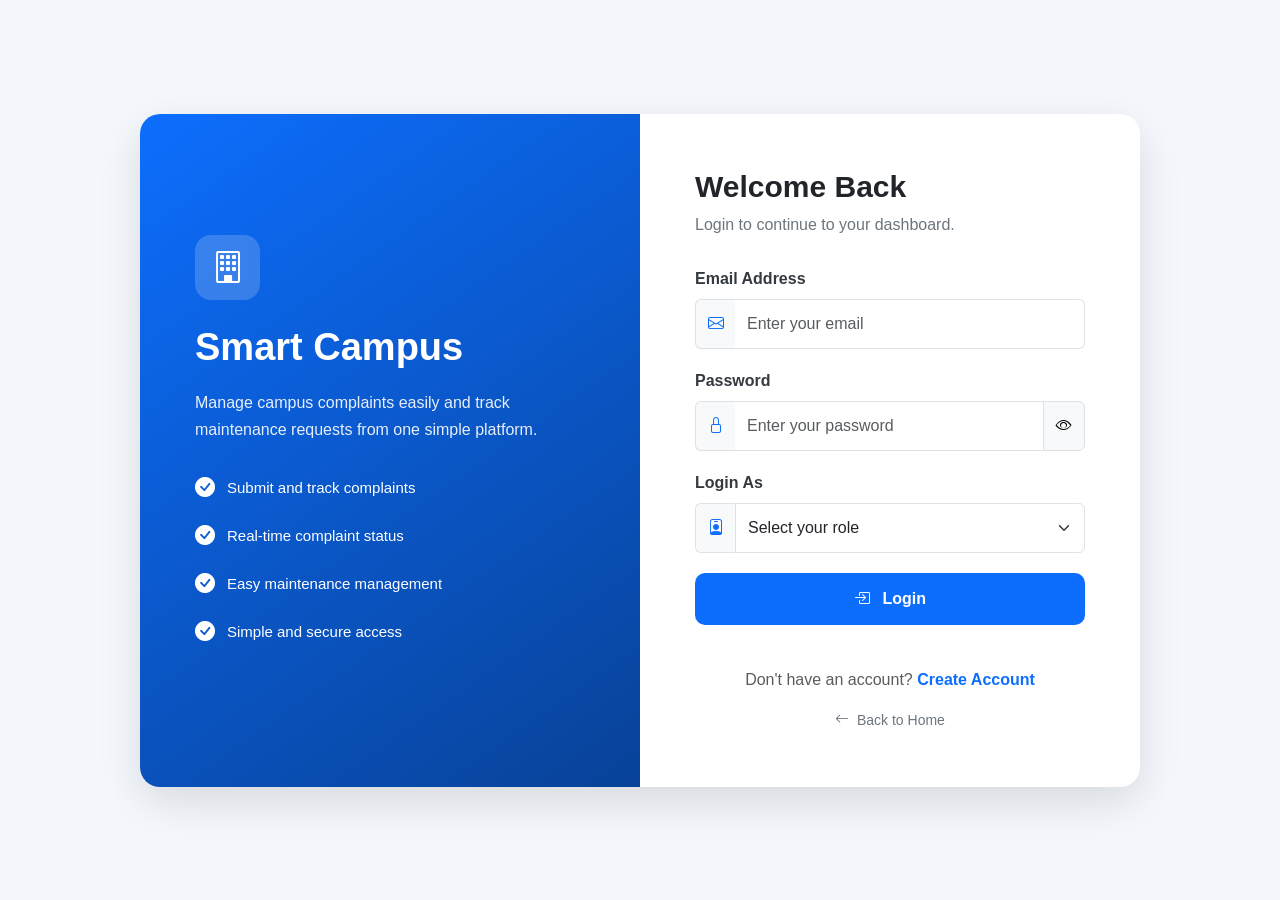
<file: src/main/resources/static/student-dashboard.html>
<!DOCTYPE html>
<html lang="en">

<head>

    <meta charset="UTF-8">

    <meta name="viewport"
          content="width=device-width, initial-scale=1.0">

    <title>Student Dashboard - Smart Campus</title>

    <!-- Bootstrap -->
    <link
        href="https://cdn.jsdelivr.net/npm/bootstrap@5.3.3/dist/css/bootstrap.min.css"
        rel="stylesheet">

    <!-- Bootstrap Icons -->
    <link
        rel="stylesheet"
        href="https://cdn.jsdelivr.net/npm/bootstrap-icons@1.11.3/font/bootstrap-icons.min.css">

    <style>

        * {
            box-sizing: border-box;
        }

        body {
            margin: 0;
            background: #f4f7fb;
            font-family: Arial, sans-serif;
            color: #212529;
        }

        /* NAVBAR */

        .navbar {
            padding: 14px 0;
            box-shadow: 0 2px 12px rgba(0,0,0,0.08);
        }

        .brand {
            font-size: 21px;
            font-weight: 700;
        }

        /* WELCOME */

        .welcome-section {

            background: linear-gradient(
                135deg,
                #0d6efd,
                #084298
            );

            color: white;

            border-radius: 20px;

            padding: 38px;

            margin-top: 30px;

            box-shadow:
                0 10px 30px rgba(0,0,0,0.12);
        }

        .welcome-title {
            font-weight: 700;
        }

        .welcome-text {
            opacity: 0.9;
            max-width: 650px;
        }

        /* STATISTICS */

        .stats-section {
            margin-top: 30px;
        }

        .stat-card {

            border: none;

            border-radius: 16px;

            background: white;

            box-shadow:
                0 5px 20px rgba(0,0,0,0.07);

            transition: 0.25s;

            height: 100%;
        }

        .stat-card:hover {
            transform: translateY(-4px);
            box-shadow:
                0 10px 25px rgba(0,0,0,0.11);
        }

        .stat-icon {

            width: 50px;
            height: 50px;

            border-radius: 13px;

            display: flex;
            align-items: center;
            justify-content: center;

            font-size: 23px;
        }

        .total-icon {
            background: #e7f0ff;
            color: #0d6efd;
        }

        .pending-icon {
            background: #fff3cd;
            color: #856404;
        }

        .assigned-icon {
            background: #cff4fc;
            color: #055160;
        }

        .progress-icon {
            background: #cfe2ff;
            color: #084298;
        }

        .resolved-icon {
            background: #d1e7dd;
            color: #0f5132;
        }

        .stat-number {

            font-size: 28px;

            font-weight: 700;

            margin-top: 15px;
        }

        .stat-label {
            color: #6c757d;
            font-size: 14px;
            font-weight: 600;
        }

        /* SERVICES */

        .section-heading {

            font-weight: 700;

            margin-top: 40px;

            margin-bottom: 20px;
        }

        .dashboard-card {

            border: none;

            border-radius: 18px;

            height: 100%;

            box-shadow:
                0 5px 20px rgba(0,0,0,0.07);

            transition: 0.25s;
        }

        .dashboard-card:hover {

            transform: translateY(-5px);

            box-shadow:
                0 12px 28px rgba(0,0,0,0.12);
        }

        .card-icon {

            width: 65px;
            height: 65px;

            border-radius: 16px;

            display: flex;

            align-items: center;
            justify-content: center;

            font-size: 30px;

            margin: 0 auto;
        }

        .icon-blue {
            background: #e7f0ff;
            color: #0d6efd;
        }

        .icon-green {
            background: #e5f8ed;
            color: #198754;
        }

        .icon-yellow {
            background: #fff4d6;
            color: #856404;
        }

        .icon-purple {
            background: #eee7ff;
            color: #6f42c1;
        }

        .icon-orange {
            background: #fff0df;
            color: #fd7e14;
        }

        .card-title {

            font-weight: 700;

            margin-top: 18px;
        }

        /* RECENT COMPLAINTS */

        .recent-section {
            margin-top: 40px;
        }

        .complaint-row {

            background: white;

            border-radius: 14px;

            padding: 18px;

            margin-bottom: 12px;

            box-shadow:
                0 4px 15px rgba(0,0,0,0.06);
        }

        .complaint-id {
            color: #0d6efd;
            font-weight: 700;
        }

        .status-badge {

            padding: 6px 11px;

            border-radius: 20px;

            font-size: 11px;

            font-weight: 700;
        }

        .status-PENDING {
            background: #fff3cd;
            color: #856404;
        }

        .status-ASSIGNED {
            background: #cff4fc;
            color: #055160;
        }

        .status-IN_PROGRESS {
            background: #cfe2ff;
            color: #084298;
        }

        .status-RESOLVED {
            background: #d1e7dd;
            color: #0f5132;
        }

        .no-complaints {

            background: white;

            border-radius: 15px;

            padding: 35px;

            text-align: center;

            color: #6c757d;
        }

        /* LOADING */

        .loading {

            text-align: center;

            padding: 30px;

            color: #6c757d;
        }

        /* FOOTER */

        footer {

            margin-top: 60px;

            background: #212529;

            color: white;

            padding: 28px;

            text-align: center;
        }

        /* MOBILE */

        @media (max-width: 768px) {

            .welcome-section {
                padding: 28px;
            }

            .welcome-title {
                font-size: 24px;
            }

        }

    </style>

</head>


<body>


<!-- ================= NAVBAR ================= -->

<nav class="navbar navbar-dark bg-dark">

    <div class="container">

        <a
            class="navbar-brand brand"
            href="student-dashboard.html">

            <i class="bi bi-building me-2"></i>

            Smart Campus

        </a>


        <button
            class="btn btn-outline-light btn-sm"
            onclick="logout()">

            <i class="bi bi-box-arrow-right me-1"></i>

            Logout

        </button>

    </div>

</nav>



<!-- ================= MAIN ================= -->

<div class="container">


    <!-- WELCOME -->

    <div class="welcome-section">

        <h2 class="welcome-title">

            Welcome,
            <span id="studentName">
                Student
            </span>
            👋

        </h2>

        <p class="welcome-text mb-0">

            Manage your campus complaints, track their
            progress and provide feedback — all from one place.

        </p>

    </div>



    <!-- ================= STATISTICS ================= -->

    <div class="stats-section">

        <h4 class="section-heading mt-0">

            Complaint Overview

        </h4>


        <div class="row g-3">


            <!-- TOTAL -->

            <div class="col-6 col-md">

                <div class="card stat-card">

                    <div class="card-body">

                        <div class="stat-icon total-icon">

                            <i class="bi bi-list-check"></i>

                        </div>

                        <div
                            id="totalCount"
                            class="stat-number">

                            0

                        </div>

                        <div class="stat-label">

                            Total Complaints

                        </div>

                    </div>

                </div>

            </div>


            <!-- PENDING -->

            <div class="col-6 col-md">

                <div class="card stat-card">

                    <div class="card-body">

                        <div class="stat-icon pending-icon">

                            <i class="bi bi-clock"></i>

                        </div>

                        <div
                            id="pendingCount"
                            class="stat-number">

                            0

                        </div>

                        <div class="stat-label">

                            Pending

                        </div>

                    </div>

                </div>

            </div>


            <!-- ASSIGNED -->

            <div class="col-6 col-md">

                <div class="card stat-card">

                    <div class="card-body">

                        <div class="stat-icon assigned-icon">

                            <i class="bi bi-person-check"></i>

                        </div>

                        <div
                            id="assignedCount"
                            class="stat-number">

                            0

                        </div>

                        <div class="stat-label">

                            Assigned

                        </div>

                    </div>

                </div>

            </div>


            <!-- IN PROGRESS -->

            <div class="col-6 col-md">

                <div class="card stat-card">

                    <div class="card-body">

                        <div class="stat-icon progress-icon">

                            <i class="bi bi-arrow-repeat"></i>

                        </div>

                        <div
                            id="progressCount"
                            class="stat-number">

                            0

                        </div>

                        <div class="stat-label">

                            In Progress

                        </div>

                    </div>

                </div>

            </div>


            <!-- RESOLVED -->

            <div class="col-6 col-md">

                <div class="card stat-card">

                    <div class="card-body">

                        <div class="stat-icon resolved-icon">

                            <i class="bi bi-check-circle"></i>

                        </div>

                        <div
                            id="resolvedCount"
                            class="stat-number">

                            0

                        </div>

                        <div class="stat-label">

                            Resolved

                        </div>

                    </div>

                </div>

            </div>


        </div>

    </div>



    <!-- ================= SERVICES ================= -->

    <h4 class="section-heading">

        Student Services

    </h4>


    <div class="row g-4">


        <!-- SUBMIT -->

        <div class="col-md-4">

            <div class="card dashboard-card">

                <div class="card-body text-center p-4">

                    <div class="card-icon icon-blue">

                        <i class="bi bi-pencil-square"></i>

                    </div>

                    <h5 class="card-title">

                        Submit Complaint

                    </h5>

                    <p class="text-muted">

                        Report electrical, water,
                        furniture, Wi-Fi and other
                        campus problems.

                    </p>

                    <a
                        href="submit-complaint.html"
                        class="btn btn-primary w-100">

                        <i class="bi bi-plus-circle me-1"></i>

                        Submit Complaint

                    </a>

                </div>

            </div>

        </div>



        <!-- MY COMPLAINTS -->

        <div class="col-md-4">

            <div class="card dashboard-card">

                <div class="card-body text-center p-4">

                    <div class="card-icon icon-green">

                        <i class="bi bi-clipboard-check"></i>

                    </div>

                    <h5 class="card-title">

                        My Complaints

                    </h5>

                    <p class="text-muted">

                        View all complaints submitted
                        by you and their details.

                    </p>

                    <a
                        href="my-complaints.html"
                        class="btn btn-success w-100">

                        <i class="bi bi-eye me-1"></i>

                        View Complaints

                    </a>

                </div>

            </div>

        </div>



        <!-- STATUS -->

        <div class="col-md-4">

            <div class="card dashboard-card">

                <div class="card-body text-center p-4">

                    <div class="card-icon icon-yellow">

                        <i class="bi bi-bar-chart"></i>

                    </div>

                    <h5 class="card-title">

                        Complaint Status

                    </h5>

                    <p class="text-muted">

                        Track the current progress
                        of your complaints.

                    </p>

                    <a
                        href="my-complaints.html"
                        class="btn btn-warning w-100">

                        <i class="bi bi-graph-up me-1"></i>

                        Check Status

                    </a>

                </div>

            </div>

        </div>



        <!-- HISTORY -->

        <div class="col-md-6">

            <div class="card dashboard-card">

                <div class="card-body text-center p-4">

                    <div class="card-icon icon-purple">

                        <i class="bi bi-clock-history"></i>

                    </div>

                    <h5 class="card-title">

                        Complaint History

                    </h5>

                    <p class="text-muted">

                        View your previous complaint
                        records and resolutions.

                    </p>

                    <a
                        href="my-complaints.html"
                        class="btn btn-secondary w-100">

                        <i class="bi bi-clock-history me-1"></i>

                        View History

                    </a>

                </div>

            </div>

        </div>



        <!-- FEEDBACK -->

        <div class="col-md-6">

            <div class="card dashboard-card">

                <div class="card-body text-center p-4">

                    <div class="card-icon icon-orange">

                        <i class="bi bi-star"></i>

                    </div>

                    <h5 class="card-title">

                        Give Feedback

                    </h5>

                    <p class="text-muted">

                        Rate the maintenance service
                        after your complaint is resolved.

                    </p>

                    <a
                        href="feedback.html"
                        class="btn btn-dark w-100">

                        <i class="bi bi-star me-1"></i>

                        Give Feedback

                    </a>

                </div>

            </div>

        </div>


    </div>



    <!-- ================= RECENT COMPLAINTS ================= -->

    <div class="recent-section">

        <div class="d-flex
                    justify-content-between
                    align-items-center
                    mb-3">

            <h4 class="section-heading mt-0 mb-0">

                Recent Complaints

            </h4>


            <a
                href="my-complaints.html"
                class="btn btn-outline-primary btn-sm">

                View All

                <i class="bi bi-arrow-right"></i>

            </a>

        </div>


        <!-- Loading -->

        <div
            id="recentLoading"
            class="loading">

            <div
                class="spinner-border spinner-border-sm text-primary">

            </div>

            Loading complaints...

        </div>


        <!-- Complaints -->

        <div id="recentComplaints">

        </div>

    </div>


</div>



<!-- ================= FOOTER ================= -->

<footer>

    <h6 class="mb-2">

        <i class="bi bi-building me-1"></i>

        Smart Campus Complaint and
        Maintenance Management System

    </h6>

    <small class="text-white-50">

        Student Portal

    </small>

</footer>



<script>


// ============================================
// CHECK LOGIN
// ============================================

const userId =
    localStorage.getItem("userId");

const userRole =
    localStorage.getItem("userRole");


if (!userId || userRole !== "STUDENT") {

    alert("Please login as Student.");

    window.location.href =
        "login.html";

}



// ============================================
// STUDENT NAME
// ============================================

const name =
    localStorage.getItem("userName");


if (name) {

    document.getElementById(
        "studentName"
    ).textContent = name;

}



// ============================================
// LOAD COMPLAINTS
// ============================================

function loadStudentComplaints() {

    fetch("/api/complaints")

        .then(response => {

            if (!response.ok) {

                throw new Error(
                    "Unable to load complaints"
                );

            }

            return response.json();

        })

        .then(data => {


            /*
             Backend returns ALL complaints.

             We select only complaints belonging
             to the logged-in student.

             Number() prevents a mismatch when
             one value is String and the other
             is Number.
            */

            const studentComplaints =
                data.filter(
                    complaint =>
                        Number(complaint.userId)
                        === Number(userId)
                );


            // Update statistics

            updateStatistics(
                studentComplaints
            );


            // Display recent complaints

            displayRecentComplaints(
                studentComplaints
            );

        })

        .catch(error => {

            console.error(error);

            document.getElementById(
                "recentLoading"
            ).innerHTML = `

                <div class="alert alert-danger">

                    <i class="bi bi-exclamation-circle me-2"></i>

                    Unable to load complaint information.

                </div>

            `;

        });

}



// ============================================
// UPDATE STATISTICS
// ============================================

function updateStatistics(
    complaints
) {


    let pending = 0;

    let assigned = 0;

    let inProgress = 0;

    let resolved = 0;


    complaints.forEach(
        complaint => {


            const status =
                String(
                    complaint.status || "PENDING"
                ).toUpperCase();


            if (status === "PENDING") {

                pending++;

            }

            else if (status === "ASSIGNED") {

                assigned++;

            }

            else if (
                status === "IN_PROGRESS"
            ) {

                inProgress++;

            }

            else if (status === "RESOLVED") {

                resolved++;

            }

        }
    );


    document.getElementById(
        "totalCount"
    ).textContent =
        complaints.length;


    document.getElementById(
        "pendingCount"
    ).textContent =
        pending;


    document.getElementById(
        "assignedCount"
    ).textContent =
        assigned;


    document.getElementById(
        "progressCount"
    ).textContent =
        inProgress;


    document.getElementById(
        "resolvedCount"
    ).textContent =
        resolved;

}



// ============================================
// RECENT COMPLAINTS
// ============================================

function displayRecentComplaints(
    complaints
) {


    const loading =
        document.getElementById(
            "recentLoading"
        );


    const container =
        document.getElementById(
            "recentComplaints"
        );


    loading.classList.add(
        "d-none"
    );


    container.innerHTML = "";


    if (complaints.length === 0) {

        container.innerHTML = `

            <div class="no-complaints">

                <i
                    class="bi bi-inbox fs-1">
                </i>

                <h5 class="mt-3">

                    No complaints yet

                </h5>

                <p class="mb-3">

                    You haven't submitted any
                    campus complaints.

                </p>

                <a
                    href="submit-complaint.html"
                    class="btn btn-primary">

                    <i
                        class="bi bi-plus-circle me-1">
                    </i>

                    Submit Your First Complaint

                </a>

            </div>

        `;

        return;

    }


    /*
     Sort newest complaint first.
    */

    complaints.sort(
        (a, b) =>
            Number(b.id) -
            Number(a.id)
    );


    /*
     Show maximum 5 recent complaints.
     The My Complaints page still contains ALL.
    */

    const recent =
        complaints.slice(0, 5);


    recent.forEach(
        complaint => {


            const status =
                String(
                    complaint.status ||
                    "PENDING"
                ).toUpperCase();


            const displayStatus =
                status.replace(
                    "_",
                    " "
                );


            container.innerHTML += `

                <div class="complaint-row">

                    <div class="row
                                align-items-center
                                g-3">


                        <div class="col-md-2">

                            <div class="complaint-id">

                                #${complaint.id}

                            </div>

                            <small
                                class="text-muted">

                                Complaint ID

                            </small>

                        </div>


                        <div class="col-md-3">

                            <strong>

                                ${escapeHtml(
                                    complaint.category ||
                                    "Not specified"
                                )}

                            </strong>

                            <br>

                            <small
                                class="text-muted">

                                <i
                                    class="bi bi-geo-alt">
                                </i>

                                ${escapeHtml(
                                    complaint.location ||
                                    "Not specified"
                                )}

                            </small>

                        </div>


                        <div class="col-md-4">

                            <small class="text-muted">

                                Description

                            </small>

                            <div>

                                ${escapeHtml(
                                    complaint.description ||
                                    "No description"
                                )}

                            </div>

                        </div>


                        <div class="col-md-3 text-md-end">

                            <span
                                class="status-badge
                                       status-${status}">

                                ${displayStatus}

                            </span>

                        </div>


                    </div>

                </div>

            `;

        }
    );

}



// ============================================
// SAFE HTML
// ============================================

function escapeHtml(value) {

    return String(value)

        .replace(
            /&/g,
            "&amp;"
        )

        .replace(
            /</g,
            "&lt;"
        )

        .replace(
            />/g,
            "&gt;"
        )

        .replace(
            /"/g,
            "&quot;"
        )

        .replace(
            /'/g,
            "&#039;"
        );

}



// ============================================
// LOGOUT
// ============================================

function logout() {

    localStorage.clear();

    window.location.href =
        "login.html";

}



// ============================================
// START
// ============================================

loadStudentComplaints();


</script>


</body>

</html>
</file>
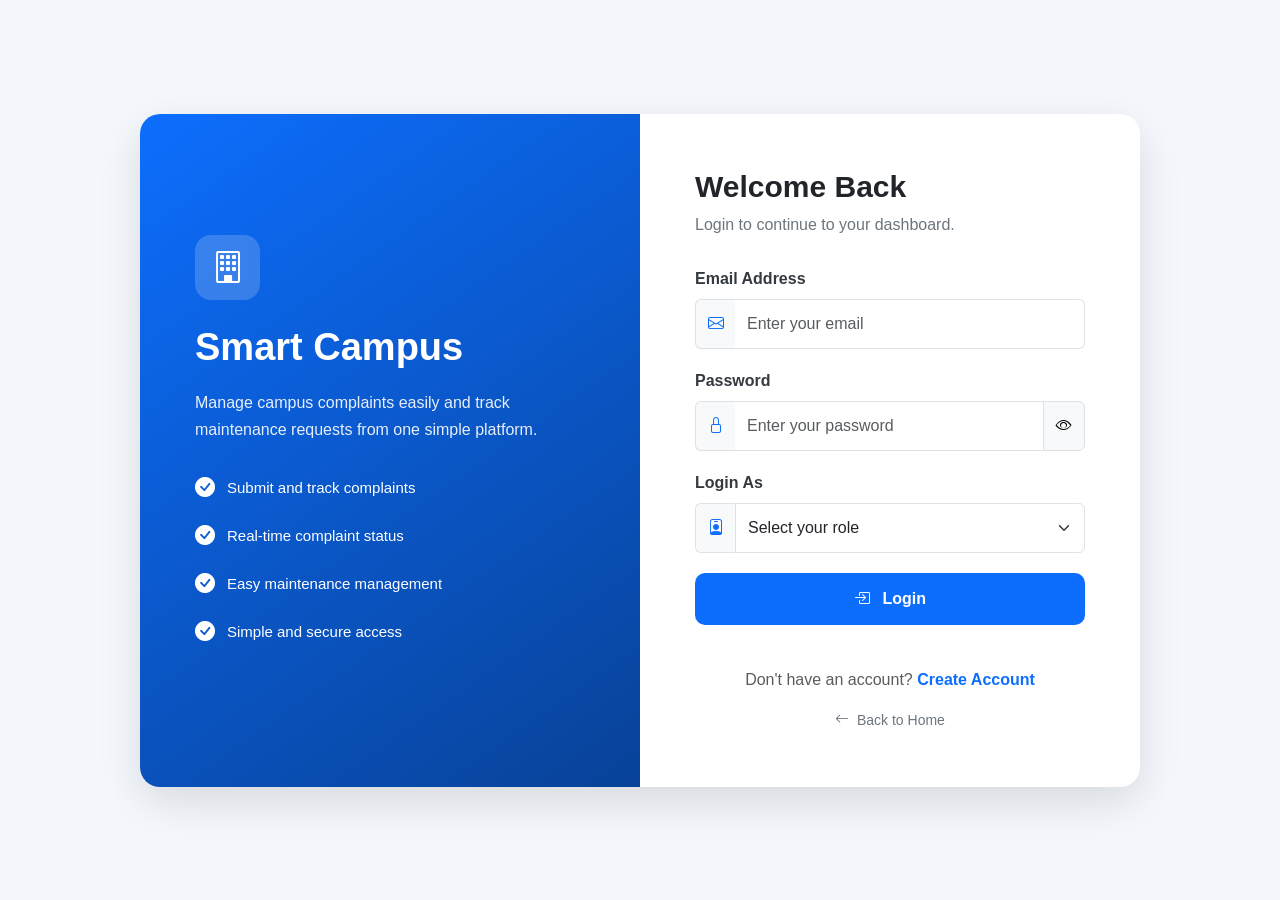
<file: src/main/resources/static/submit-complaint.html>
<!DOCTYPE html>
<html lang="en">

<head>

    <meta charset="UTF-8">

    <meta name="viewport"
          content="width=device-width, initial-scale=1.0">

    <title>Submit Complaint - Smart Campus</title>

    <!-- Bootstrap -->
    <link
        href="https://cdn.jsdelivr.net/npm/bootstrap@5.3.3/dist/css/bootstrap.min.css"
        rel="stylesheet">

    <!-- Bootstrap Icons -->
    <link
        rel="stylesheet"
        href="https://cdn.jsdelivr.net/npm/bootstrap-icons@1.11.3/font/bootstrap-icons.min.css">


    <style>

        * {
            box-sizing: border-box;
        }

        body {

            margin: 0;

            background: #f4f7fb;

            font-family: Arial, sans-serif;

            color: #212529;
        }


        /* ================= NAVBAR ================= */

        .navbar {

            padding: 14px 0;

            box-shadow:
                0 2px 12px
                rgba(0,0,0,0.08);
        }

        .brand {

            font-size: 21px;

            font-weight: 700;
        }


        /* ================= PAGE HEADER ================= */

        .page-header {

            background:
                linear-gradient(
                    135deg,
                    #0d6efd,
                    #084298
                );

            color: white;

            padding: 42px 20px;

            border-radius:
                0 0 25px 25px;
        }

        .page-header h1 {

            font-weight: 700;

            margin-bottom: 8px;
        }

        .page-header p {

            margin: 0;

            opacity: 0.9;
        }


        /* ================= FORM ================= */

        .form-container {

            max-width: 850px;

            margin:
                -25px auto 50px;

            position: relative;
        }


        .complaint-card {

            background: white;

            border: none;

            border-radius: 20px;

            padding: 35px;

            box-shadow:
                0 10px 35px
                rgba(0,0,0,0.10);
        }


        .form-section-title {

            font-weight: 700;

            font-size: 18px;

            margin-bottom: 20px;

            color: #212529;
        }


        .form-label {

            font-weight: 600;

            margin-bottom: 8px;
        }


        .input-group-text {

            background: #f8f9fa;

            color: #0d6efd;

            border-right: none;
        }


        .form-control,
        .form-select {

            min-height: 50px;

            border-color: #dee2e6;
        }


        .input-group .form-control {

            border-left: none;
        }


        .form-control:focus,
        .form-select:focus {

            border-color: #0d6efd;

            box-shadow:
                0 0 0 3px
                rgba(13,110,253,0.10);
        }


        textarea.form-control {

            min-height: 140px;

            resize: vertical;
        }


        .help-text {

            font-size: 13px;

            color: #6c757d;

            margin-top: 6px;
        }


        /* ================= SUBMIT BUTTON ================= */

        .submit-btn {

            min-height: 52px;

            border-radius: 10px;

            font-weight: 600;

            font-size: 16px;

            border: none;

            background: #0d6efd;

            transition: 0.2s;
        }


        .submit-btn:hover {

            background: #0b5ed7;

            transform:
                translateY(-1px);
        }


        .submit-btn:disabled {

            opacity: 0.7;

            transform: none;
        }


        /* ================= SUCCESS ================= */

        .success-card {

            border: none;

            border-radius: 16px;

            background: #f0fff6;

            border-left:
                5px solid #198754;

            padding: 22px;

            margin-top: 25px;
        }


        .complaint-number {

            font-size: 24px;

            font-weight: 700;

            color: #198754;
        }


        /* ================= TIPS ================= */

        .tips-card {

            background: #f8f9fa;

            border-radius: 14px;

            padding: 20px;

            margin-top: 25px;
        }


        .tip {

            display: flex;

            gap: 10px;

            margin-bottom: 10px;

            color: #495057;

            font-size: 14px;
        }


        .tip:last-child {

            margin-bottom: 0;
        }


        .tip i {

            color: #0d6efd;
        }


        /* ================= FOOTER ================= */

        footer {

            background: #212529;

            color: white;

            text-align: center;

            padding: 28px;

            margin-top: 60px;
        }


        /* ================= MOBILE ================= */

        @media (max-width: 768px) {

            .complaint-card {

                padding: 25px 20px;
            }

            .page-header {

                padding: 35px 20px;
            }

            .page-header h1 {

                font-size: 28px;
            }

        }

    </style>

</head>


<body>


<!-- ================================================= -->
<!-- NAVBAR -->
<!-- ================================================= -->

<nav class="navbar navbar-dark bg-dark">

    <div class="container">


        <a
            href="student-dashboard.html"
            class="navbar-brand brand">

            <i class="bi bi-building me-2"></i>

            Smart Campus

        </a>


        <div>

            <a
                href="student-dashboard.html"
                class="btn btn-outline-light btn-sm me-2">

                <i class="bi bi-house me-1"></i>

                Dashboard

            </a>


            <button
                class="btn btn-danger btn-sm"
                onclick="logout()">

                <i class="bi bi-box-arrow-right me-1"></i>

                Logout

            </button>

        </div>


    </div>

</nav>



<!-- ================================================= -->
<!-- PAGE HEADER -->
<!-- ================================================= -->

<div class="page-header">

    <div class="container">

        <h1>

            <i class="bi bi-pencil-square me-2"></i>

            Submit a Complaint

        </h1>


        <p>

            Report a campus problem and let the
            maintenance team take care of it.

        </p>

    </div>

</div>



<!-- ================================================= -->
<!-- FORM -->
<!-- ================================================= -->

<div class="container form-container">


    <div class="complaint-card">


        <div class="form-section-title">

            Complaint Details

        </div>


        <form id="complaintForm">


            <!-- USER -->

            <div class="mb-4">

                <label class="form-label">

                    Submitted By

                </label>


                <div class="input-group">

                    <span class="input-group-text">

                        <i class="bi bi-person"></i>

                    </span>


                    <input
                        type="text"
                        id="studentName"
                        class="form-control"
                        readonly>

                </div>


                <div class="help-text">

                    Your account is automatically linked
                    to this complaint.

                </div>

            </div>



            <!-- CATEGORY -->

            <div class="mb-4">

                <label
                    for="category"
                    class="form-label">

                    Complaint Category
                    <span class="text-danger">*</span>

                </label>


                <div class="input-group">

                    <span class="input-group-text">

                        <i class="bi bi-tag"></i>

                    </span>


                    <select
                        id="category"
                        class="form-select"
                        required>

                        <option value="">

                            Select complaint category

                        </option>

                        <option value="Electrical">

                            Electrical

                        </option>

                        <option value="Water Leakage">

                            Water Leakage

                        </option>

                        <option value="Furniture">

                            Broken Furniture

                        </option>

                        <option value="Classroom">

                            Classroom Problem

                        </option>

                        <option value="Wi-Fi">

                            Internet / Wi-Fi

                        </option>

                        <option value="Cleaning">

                            Cleaning

                        </option>

                        <option value="Other">

                            Other

                        </option>

                    </select>

                </div>

            </div>



            <!-- LOCATION -->

            <div class="mb-4">

                <label
                    for="location"
                    class="form-label">

                    Problem Location
                    <span class="text-danger">*</span>

                </label>


                <div class="input-group">

                    <span class="input-group-text">

                        <i class="bi bi-geo-alt"></i>

                    </span>


                    <input
                        type="text"
                        id="location"
                        class="form-control"
                        placeholder="Example: CSE Block - Room 204"
                        maxlength="150"
                        required>

                </div>


                <div class="help-text">

                    Enter the exact place where the
                    problem is located.

                </div>

            </div>



            <!-- DESCRIPTION -->

            <div class="mb-4">

                <label
                    for="description"
                    class="form-label">

                    Problem Description
                    <span class="text-danger">*</span>

                </label>


                <textarea
                    id="description"
                    class="form-control"
                    placeholder="Describe the problem clearly..."
                    maxlength="1000"
                    required></textarea>


                <div class="d-flex
                            justify-content-between">

                    <div class="help-text">

                        Provide enough details to help
                        the maintenance team.

                    </div>


                    <div
                        id="characterCount"
                        class="help-text">

                        0 / 1000

                    </div>

                </div>

            </div>



            <!-- SUBMIT -->

            <button
                type="submit"
                id="submitButton"
                class="btn btn-primary submit-btn w-100">

                <i
                    class="bi bi-send me-2">
                </i>

                Submit Complaint

            </button>


        </form>



        <!-- ================================================= -->
        <!-- MESSAGE -->
        <!-- ================================================= -->

        <div id="message"></div>



        <!-- ================================================= -->
        <!-- TIPS -->
        <!-- ================================================= -->

        <div class="tips-card">


            <h6 class="fw-bold mb-3">

                <i
                    class="bi bi-lightbulb text-warning me-2">
                </i>

                Tips for submitting a complaint

            </h6>


            <div class="tip">

                <i class="bi bi-check-circle"></i>

                <span>
                    Select the correct complaint category.
                </span>

            </div>


            <div class="tip">

                <i class="bi bi-check-circle"></i>

                <span>
                    Mention the exact location of the problem.
                </span>

            </div>


            <div class="tip">

                <i class="bi bi-check-circle"></i>

                <span>
                    Give a clear description of the issue.
                </span>

            </div>


            <div class="tip">

                <i class="bi bi-check-circle"></i>

                <span>
                    Save the Complaint ID for future reference.
                </span>

            </div>


        </div>


    </div>

</div>



<!-- ================================================= -->
<!-- FOOTER -->
<!-- ================================================= -->

<footer>

    <h6 class="mb-2">

        <i class="bi bi-building me-1"></i>

        Smart Campus Complaint and
        Maintenance Management System

    </h6>


    <small class="text-white-50">

        Student Portal

    </small>

</footer>



<script>


// =====================================================
// CHECK LOGIN
// =====================================================

const userId =
    localStorage.getItem("userId");

const userRole =
    localStorage.getItem("userRole");

const userName =
    localStorage.getItem("userName");


if (
    !userId ||
    userRole !== "STUDENT"
) {

    alert(
        "Please login as Student."
    );

    window.location.href =
        "login.html";

}



// =====================================================
// DISPLAY STUDENT NAME
// =====================================================

document.getElementById(
    "studentName"
).value =
    userName || "Logged-in Student";



// =====================================================
// CHARACTER COUNT
// =====================================================

const description =
    document.getElementById(
        "description"
    );

const characterCount =
    document.getElementById(
        "characterCount"
    );


description.addEventListener(
    "input",
    function () {

        characterCount.textContent =
            this.value.length +
            " / 1000";

    }
);



// =====================================================
// FORM SUBMISSION
// =====================================================

document
    .getElementById("complaintForm")
    .addEventListener(
        "submit",
        function(event) {


            event.preventDefault();


            const category =
                document.getElementById(
                    "category"
                ).value;


            const location =
                document.getElementById(
                    "location"
                ).value.trim();


            const problemDescription =
                document.getElementById(
                    "description"
                ).value.trim();


            const submitButton =
                document.getElementById(
                    "submitButton"
                );


            const message =
                document.getElementById(
                    "message"
                );


            // Clear previous message

            message.innerHTML = "";



            // Basic validation

            if (!category) {

                showError(
                    "Please select a complaint category."
                );

                return;

            }


            if (location.length < 3) {

                showError(
                    "Please enter a valid problem location."
                );

                return;

            }


            if (
                problemDescription.length < 10
            ) {

                showError(
                    "Please provide at least 10 characters describing the problem."
                );

                return;

            }



            // Complaint object

            const complaint = {

                userId:
                    Number(userId),

                category:
                    category,

                location:
                    location,

                description:
                    problemDescription,

                status:
                    "PENDING"

            };



            // Loading state

            submitButton.disabled = true;


            submitButton.innerHTML = `

                <span
                    class="spinner-border
                           spinner-border-sm
                           me-2">

                </span>

                Submitting Complaint...

            `;



            // API request

            fetch(
                "/api/complaints",
                {

                    method: "POST",

                    headers: {

                        "Content-Type":
                            "application/json"

                    },

                    body:
                        JSON.stringify(
                            complaint
                        )

                }
            )


            .then(response => {

                if (!response.ok) {

                    throw new Error(
                        "Complaint submission failed"
                    );

                }

                return response.json();

            })


            .then(data => {


                // Success message

                message.innerHTML = `

                    <div
                        class="success-card">

                        <div class="d-flex
                                    align-items-start
                                    gap-3">

                            <div>

                                <i
                                    class="bi bi-check-circle-fill
                                           text-success fs-3">

                                </i>

                            </div>


                            <div>

                                <h5
                                    class="fw-bold mb-2">

                                    Complaint Submitted Successfully!

                                </h5>


                                <p class="mb-2">

                                    Your complaint has been
                                    registered successfully.

                                </p>


                                <div>

                                    Complaint ID

                                </div>


                                <div
                                    class="complaint-number">

                                    #${data.id}

                                </div>


                                <div class="mt-2">

                                    <span
                                        class="badge
                                               bg-warning
                                               text-dark">

                                        Status: ${data.status || "PENDING"}

                                    </span>

                                </div>


                                <div
                                    class="mt-3">

                                    <a
                                        href="my-complaints.html"
                                        class="btn btn-success btn-sm me-2">

                                        <i
                                            class="bi bi-list-check me-1">
                                        </i>

                                        View My Complaints

                                    </a>


                                    <button
                                        type="button"
                                        onclick="createAnother()"
                                        class="btn btn-outline-primary btn-sm">

                                        <i
                                            class="bi bi-plus-circle me-1">
                                        </i>

                                        Submit Another

                                    </button>

                                </div>

                            </div>

                        </div>

                    </div>

                `;


                // Reset form

                document
                    .getElementById(
                        "complaintForm"
                    )
                    .reset();


                // Restore student name

                document.getElementById(
                    "studentName"
                ).value =
                    userName ||
                    "Logged-in Student";


                // Reset character count

                characterCount.textContent =
                    "0 / 1000";


                // Restore button

                submitButton.disabled = false;


                submitButton.innerHTML = `

                    <i
                        class="bi bi-send me-2">
                    </i>

                    Submit Complaint

                `;


                // Scroll to success message

                message.scrollIntoView({
                    behavior: "smooth",
                    block: "center"
                });

            })


            .catch(error => {

                console.error(error);


                showError(
                    "Failed to submit complaint. Please check your connection and try again."
                );


                submitButton.disabled = false;


                submitButton.innerHTML = `

                    <i
                        class="bi bi-send me-2">
                    </i>

                    Submit Complaint

                `;

            });

        }
    );



// =====================================================
// ERROR MESSAGE
// =====================================================

function showError(text) {

    document.getElementById(
        "message"
    ).innerHTML = `

        <div
            class="alert alert-danger mt-4">

            <i
                class="bi bi-exclamation-circle-fill me-2">
            </i>

            ${text}

        </div>

    `;

}



// =====================================================
// SUBMIT ANOTHER
// =====================================================

function createAnother() {

    document.getElementById(
        "message"
    ).innerHTML = "";


    document.getElementById(
        "category"
    ).focus();


    window.scrollTo({

        top: 0,

        behavior: "smooth"

    });

}



// =====================================================
// LOGOUT
// =====================================================

function logout() {

    localStorage.clear();

    window.location.href =
        "login.html";

}


</script>


</body>

</html>
</file>
